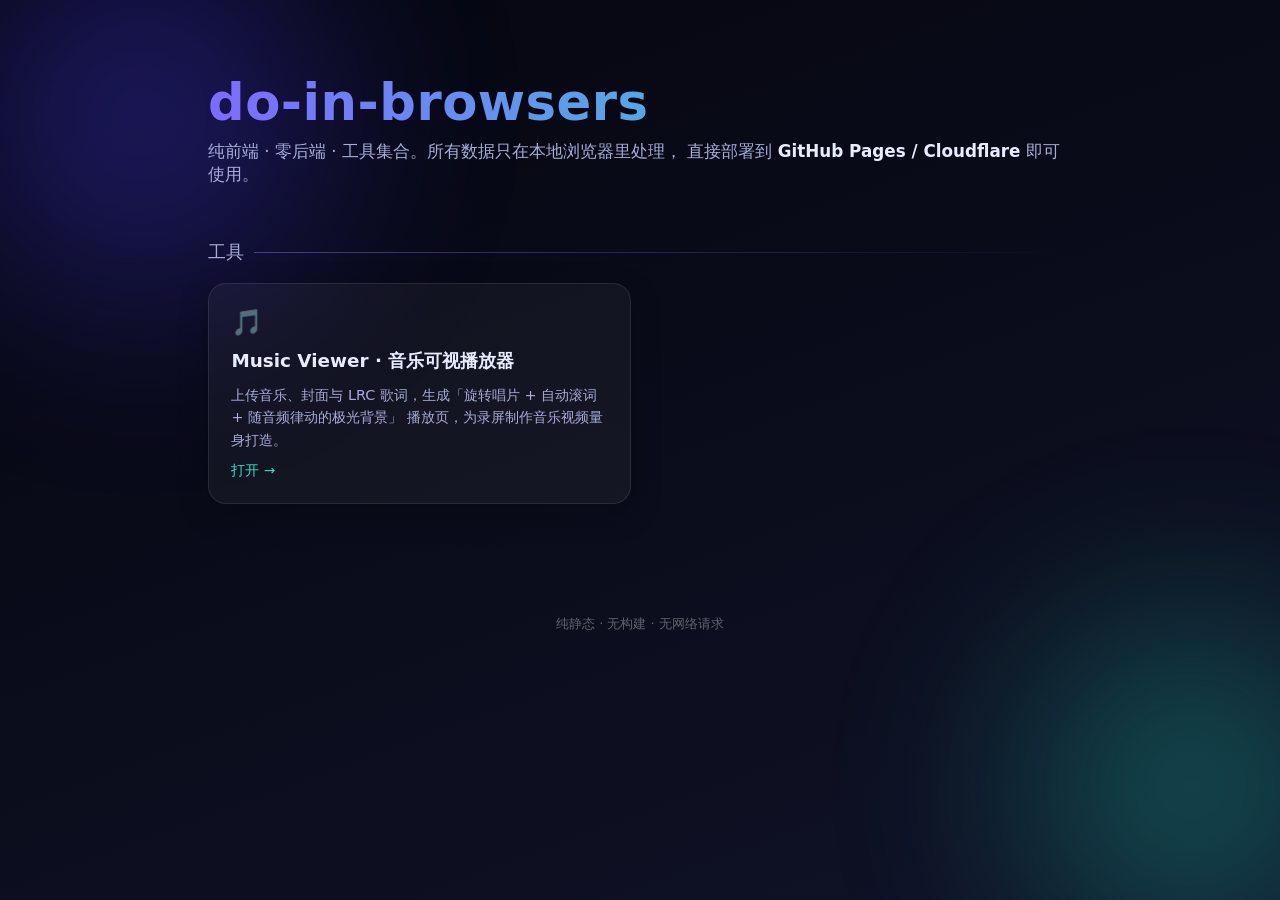
<file: index.html>
<!DOCTYPE html>
<html lang="zh-CN">
<head>
<meta charset="UTF-8">
<meta name="viewport" content="width=device-width, initial-scale=1, viewport-fit=cover">
<title>do-in-browsers · 纯前端工具集合</title>
<link rel="icon" href="data:image/svg+xml,<svg xmlns='http://www.w3.org/2000/svg' viewBox='0 0 100 100'><text y='.9em' font-size='90'>🛠️</text></svg>">
<style>
  :root {
    --bg-1: #05060f;
    --bg-2: #101227;
    --text: #e8ecff;
    --text-dim: #a5add8;
    --accent: #7c6bff;
    --accent-2: #34e0c8;
  }
  * { box-sizing: border-box; margin: 0; padding: 0; }
  html, body { height: 100%; }
  body {
    font-family: system-ui, -apple-system, "Segoe UI", "PingFang SC",
      "Microsoft YaHei", sans-serif;
    color: var(--text);
    background: linear-gradient(160deg, var(--bg-1), var(--bg-2), var(--bg-1));
    background-size: 200% 200%;
    animation: bgDrift 18s ease-in-out infinite;
    overflow-x: hidden;
  }
  @keyframes bgDrift {
    0%, 100% { background-position: 0% 0%; }
    50% { background-position: 100% 100%; }
  }
  .blob {
    position: fixed;
    border-radius: 50%;
    filter: blur(90px);
    opacity: .45;
    z-index: 0;
    pointer-events: none;
  }
  .blob-1 { width: 46vw; height: 46vw; left: -12vw; top: -14vw;
            background: radial-gradient(circle, #4b3dff, transparent 65%);
            animation: drift1 22s ease-in-out infinite; }
  .blob-2 { width: 42vw; height: 42vw; right: -14vw; bottom: -12vw;
            background: radial-gradient(circle, #1fc9b0, transparent 65%);
            animation: drift2 26s ease-in-out infinite; }
  @keyframes drift1 {
    0%, 100% { transform: translate(0, 0) scale(1); }
    50% { transform: translate(6vw, 4vh) scale(1.15); }
  }
  @keyframes drift2 {
    0%, 100% { transform: translate(0, 0) scale(1); }
    50% { transform: translate(-5vw, -5vh) scale(1.1); }
  }

  .wrap {
    position: relative;
    z-index: 1;
    max-width: 960px;
    margin: 0 auto;
    padding: clamp(2.5rem, 8vh, 6rem) clamp(1.25rem, 5vw, 3rem) 4rem;
  }
  .logo { font-size: 3.2rem; font-weight: 800; letter-spacing: .5px;
          background: linear-gradient(90deg, var(--accent), var(--accent-2));
          -webkit-background-clip: text; background-clip: text;
          -webkit-text-fill-color: transparent; }
  .tagline { margin-top: .5rem; color: var(--text-dim); font-size: 1.05rem; }
  .tagline b { color: var(--text); font-weight: 600; }

  .section-title {
    margin: clamp(2.4rem, 6vh, 4rem) 0 1.2rem;
    font-size: 1.1rem;
    color: var(--text-dim);
    display: flex; align-items: center; gap: .6rem;
  }
  .section-title::after { content: ""; flex: 1; height: 1px;
    background: linear-gradient(90deg, rgba(124,107,255,.5), transparent); }

  .grid { display: grid; grid-template-columns: repeat(auto-fill, minmax(280px, 1fr)); gap: 1.1rem; }
  .card {
    display: flex; flex-direction: column; gap: .7rem;
    padding: 1.4rem;
    border-radius: 18px;
    background: rgba(255,255,255,.045);
    border: 1px solid rgba(255,255,255,.09);
    text-decoration: none; color: var(--text);
    transition: transform .25s ease, border-color .25s ease, background .25s ease;
    box-shadow: 0 10px 30px rgba(0,0,0,.25);
  }
  .card:hover { transform: translateY(-4px); border-color: rgba(124,107,255,.6);
                background: rgba(255,255,255,.08); }
  .card .icon { font-size: 1.6rem; }
  .card h3 { font-size: 1.15rem; }
  .card p { color: var(--text-dim); font-size: .9rem; line-height: 1.55; }
  .card .go { margin-top: auto; font-size: .85rem; color: var(--accent-2); }

  footer { margin-top: 3rem; color: rgba(255,255,255,.35); font-size: .8rem;
           text-align: center; }
</style>
</head>
<body>
  <div class="blob blob-1"></div>
  <div class="blob blob-2"></div>

  <main class="wrap">
    <div class="logo">do-in-browsers</div>
    <p class="tagline">纯前端 · 零后端 · 工具集合。所有数据只在本地浏览器里处理，
      直接部署到 <b>GitHub Pages / Cloudflare</b> 即可使用。</p>

    <div class="section-title">工具</div>
    <div class="grid">
      <a class="card" href="music-viewer/index.html">
        <div class="icon">🎵</div>
        <h3>Music Viewer · 音乐可视播放器</h3>
        <p>上传音乐、封面与 LRC 歌词，生成「旋转唱片 + 自动滚词 + 随音频律动的极光背景」
          播放页，为录屏制作音乐视频量身打造。</p>
        <span class="go">打开 →</span>
      </a>
    </div>
  </main>

  <footer>纯静态 · 无构建 · 无网络请求</footer>
</body>
</html>
</file>
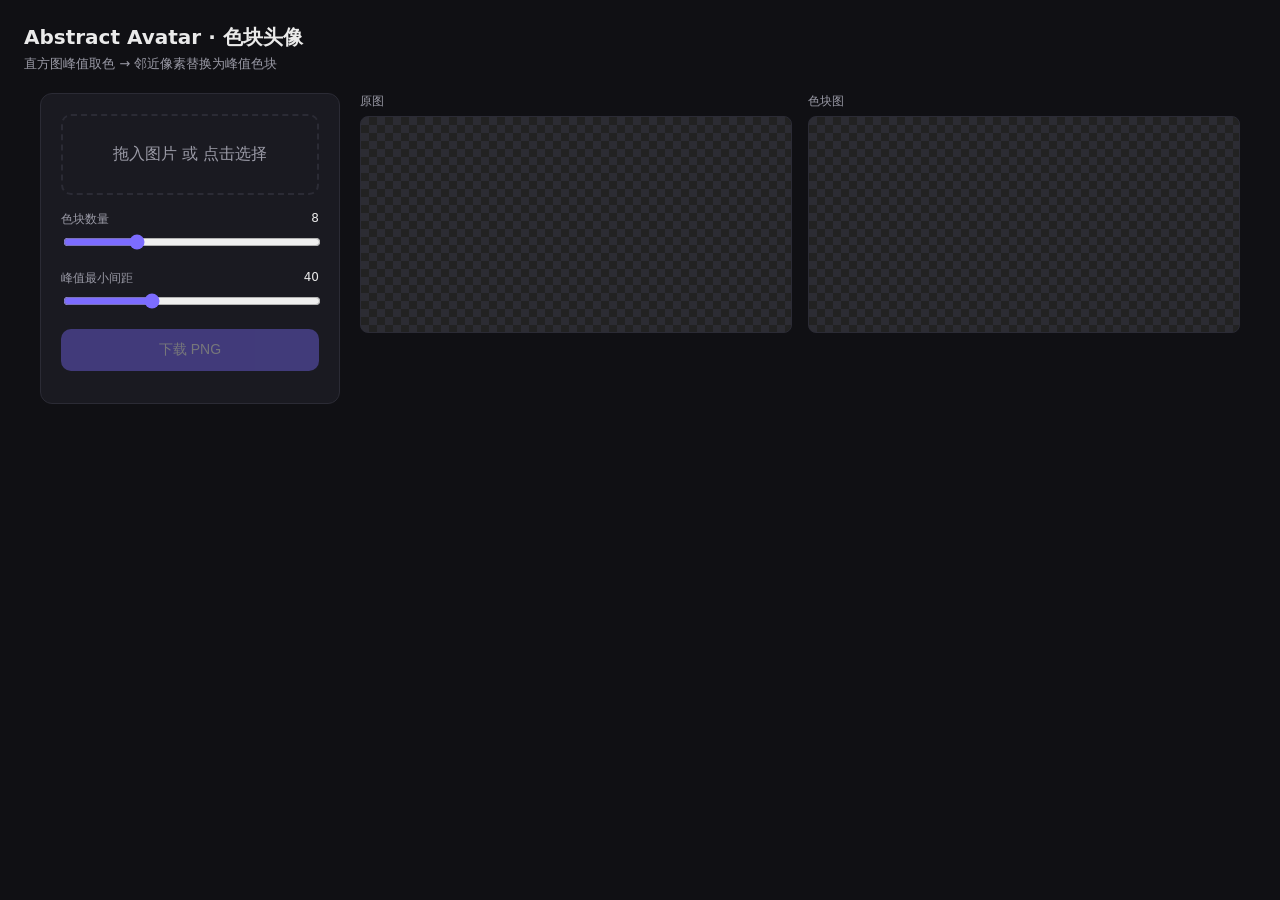
<file: abstract-avatar/index.html>
<!DOCTYPE html>
<html lang="zh-CN">
<head>
  <meta charset="UTF-8">
  <meta name="viewport" content="width=device-width, initial-scale=1.0">
  <title>Abstract Avatar · 色块头像</title>
  <style>
    :root {
      --bg: #101014;
      --panel: #1a1a21;
      --border: #2b2b35;
      --text: #eaeaea;
      --muted: #9a9aa6;
      --accent: #7c6cff;
    }
    * { box-sizing: border-box; }
    body {
      margin: 0; padding: 24px;
      background: var(--bg); color: var(--text);
      font-family: system-ui, "Segoe UI", sans-serif;
    }
    h1 { font-size: 20px; margin: 0 0 4px; }
    .sub { color: var(--muted); font-size: 13px; margin-bottom: 20px; }
    .layout {
      display: grid; grid-template-columns: 300px 1fr;
      gap: 20px; max-width: 1200px; margin: 0 auto;
    }
    .panel {
      background: var(--panel); border: 1px solid var(--border);
      border-radius: 12px; padding: 20px;
    }
    #drop {
      border: 2px dashed var(--border); border-radius: 10px;
      padding: 28px 12px; text-align: center; color: var(--muted);
      cursor: pointer; transition: border-color .2s;
    }
    #drop.drag { border-color: var(--accent); color: var(--accent); }
    #drop input { display: none; }
    label { display: block; font-size: 12px; color: var(--muted); margin: 16px 0 4px; }
    input[type=range] { width: 100%; accent-color: var(--accent); }
    .val { float: right; color: var(--text); font-variant-numeric: tabular-nums; }
    .preview {
      display: grid; grid-template-columns: 1fr 1fr; gap: 16px;
    }
    .preview figure { margin: 0; }
    .preview figcaption { font-size: 12px; color: var(--muted); margin-bottom: 6px; }
    .preview canvas {
      width: 100%; height: auto; background: repeating-conic-gradient(#222 0 25%, #2c2c33 0 50%) 0 0/16px 16px;
      border-radius: 8px; border: 1px solid var(--border);
    }
    button {
      margin-top: 16px; width: 100%; padding: 12px;
      background: var(--accent); color: #fff; border: 0; border-radius: 10px;
      font-size: 14px; cursor: pointer;
    }
    button:disabled { opacity: .4; cursor: not-allowed; }
    .swatches { display: flex; flex-wrap: wrap; gap: 8px; margin-top: 12px; }
    .swatch {
      width: 26px; height: 26px; border-radius: 6px;
      border: 1px solid rgba(255,255,255,.2);
      box-shadow: 0 2px 6px rgba(0,0,0,.4);
    }
    .muted { color: var(--muted); font-size: 12px; }
  </style>
</head>
<body>
  <h1>Abstract Avatar · 色块头像</h1>
  <div class="sub">直方图峰值取色 → 邻近像素替换为峰值色块</div>

  <div class="layout">
    <div class="panel">
      <div id="drop">
        <div>拖入图片 或 点击选择</div>
        <input type="file" id="file" accept="image/*">
      </div>

      <label>色块数量 <span class="val" id="vColors">8</span></label>
      <input type="range" id="sColors" min="2" max="24" value="8">

      <label>峰值最小间距 <span class="val" id="vDist">40</span></label>
      <input type="range" id="sDist" min="0" max="120" value="40">

      <button id="download" disabled>下载 PNG</button>
      <div class="muted" id="info"></div>
      <div class="swatches" id="swatches"></div>
    </div>

    <div class="preview">
      <figure>
        <figcaption>原图</figcaption>
        <canvas id="in"></canvas>
      </figure>
      <figure>
        <figcaption>色块图</figcaption>
        <canvas id="out"></canvas>
      </figure>
    </div>
  </div>

  <script src="algorithm.js"></script>
  <script src="app.js"></script>
</body>
</html>
</file>
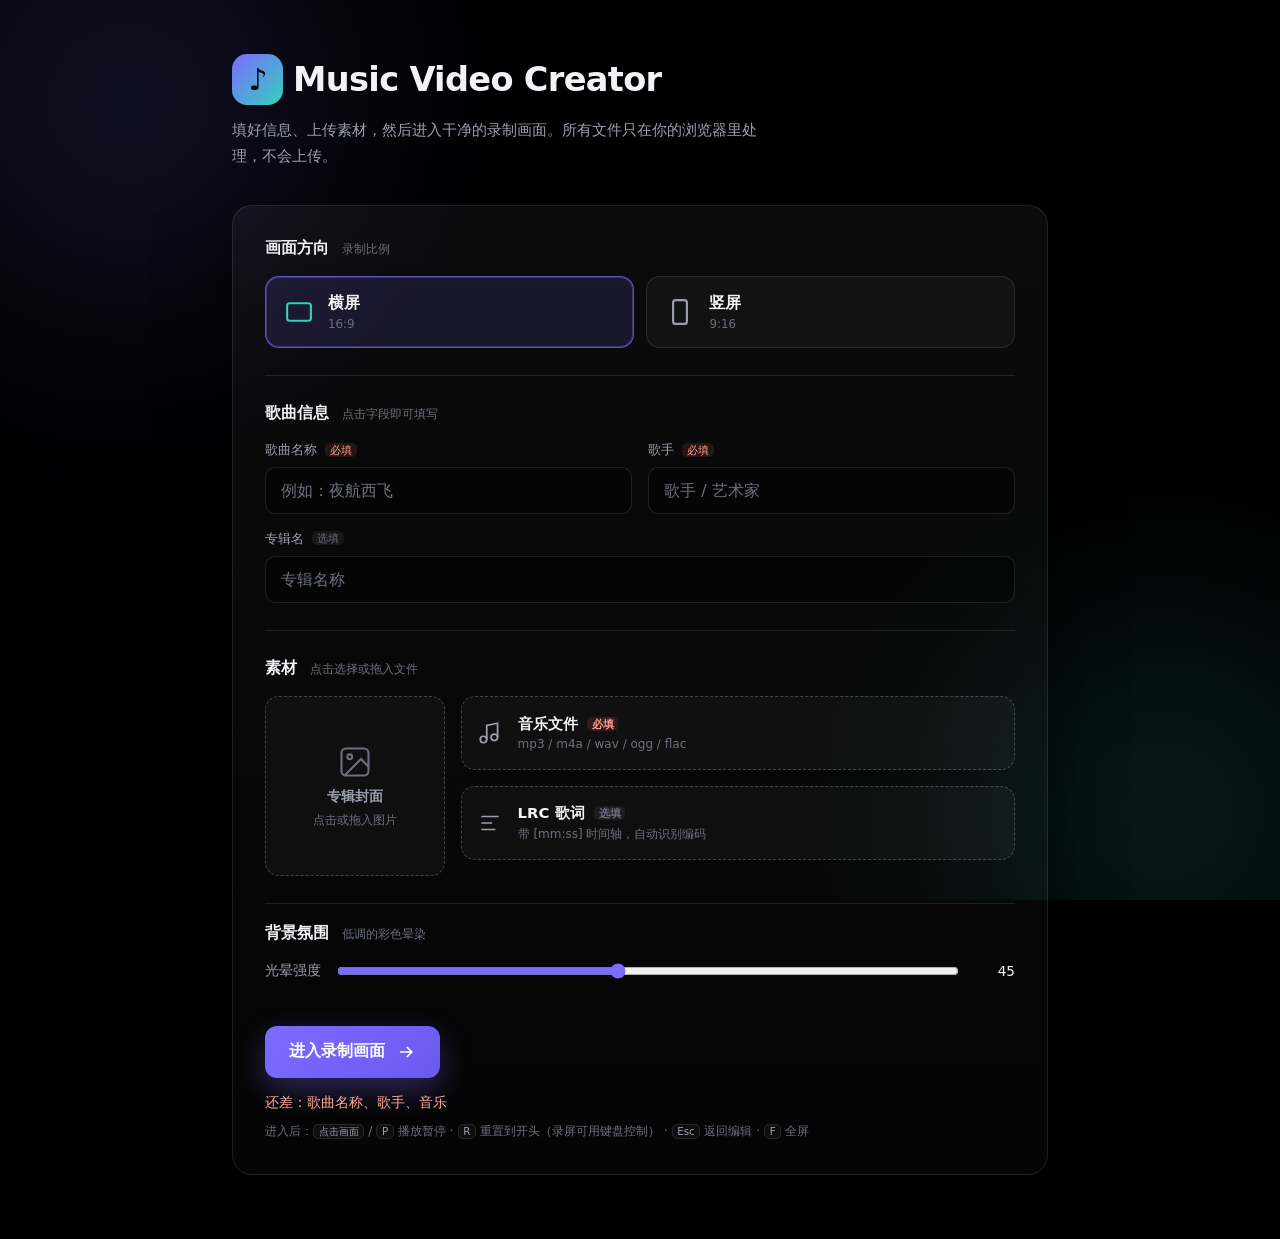
<file: music video creator/index.html>
<!DOCTYPE html>
<html lang="zh-CN">
<head>
<meta charset="UTF-8">
<meta name="viewport" content="width=device-width, initial-scale=1, viewport-fit=cover">
<meta name="theme-color" content="#000000">
<title>Music Video Creator</title>
<link rel="icon" href="data:image/svg+xml,<svg xmlns='http://www.w3.org/2000/svg' viewBox='0 0 100 100'><rect width='100' height='100' rx='24' fill='%230a0a0d'/><text x='50' y='72' font-size='64' text-anchor='middle' fill='%237c6bff'>♪</text></svg>">
<link rel="stylesheet" href="style.css">
</head>
<body data-view="setup">

<!-- ambient background for the editor chrome -->
<div class="app-bg" aria-hidden="true"><span></span><span></span></div>

<!-- ══════════════════════ SETUP / EDITOR ══════════════════════ -->
<section id="setupView" class="view view--setup active">
  <div class="setup">
    <header class="setup__head">
      <div class="brand"><span class="brand__mark">♪</span> Music Video Creator</div>
      <p class="lede">填好信息、上传素材，然后进入干净的录制画面。所有文件只在你的浏览器里处理，不会上传。</p>
    </header>

    <form id="setupForm" class="form" novalidate>
      <!-- orientation -->
      <section class="section">
        <div class="section__title">画面方向 <span>录制比例</span></div>
        <div class="seg" id="orientSeg" role="group" aria-label="画面方向">
          <button type="button" class="seg__btn is-active" data-orient="landscape">
            <svg viewBox="0 0 24 24" aria-hidden="true"><rect x="2.5" y="5" width="19" height="14" rx="2"/></svg>
            <span>横屏 <small>16:9</small></span>
          </button>
          <button type="button" class="seg__btn" data-orient="portrait">
            <svg viewBox="0 0 24 24" aria-hidden="true"><rect x="6.5" y="2.5" width="11" height="19" rx="2"/></svg>
            <span>竖屏 <small>9:16</small></span>
          </button>
        </div>
      </section>

      <!-- text info -->
      <section class="section">
        <div class="section__title">歌曲信息 <span>点击字段即可填写</span></div>
        <div class="fields">
          <label class="field" id="fieldTitle">
            <span class="field__label">歌曲名称 <i class="req">必填</i></span>
            <input id="titleInput" type="text" placeholder="例如：夜航西飞" autocomplete="off" spellcheck="false">
          </label>
          <label class="field" id="fieldArtist">
            <span class="field__label">歌手 <i class="req">必填</i></span>
            <input id="artistInput" type="text" placeholder="歌手 / 艺术家" autocomplete="off" spellcheck="false">
          </label>
          <label class="field field--wide" id="fieldAlbum">
            <span class="field__label">专辑名 <i class="opt">选填</i></span>
            <input id="albumInput" type="text" placeholder="专辑名称" autocomplete="off" spellcheck="false">
          </label>
        </div>
      </section>

      <!-- assets -->
      <section class="section">
        <div class="section__title">素材 <span>点击选择或拖入文件</span></div>
        <div class="assets">
          <button type="button" id="coverBtn" class="drop drop--cover" data-drop="image/*" aria-label="上传专辑封面">
            <img id="coverPreview" alt="封面预览" hidden>
            <span class="drop__ph" id="coverPh">
              <svg viewBox="0 0 24 24" aria-hidden="true"><rect x="3" y="3" width="18" height="18" rx="3"/><circle cx="8.5" cy="8.5" r="1.6"/><path d="M21 15l-5-5L5 21"/></svg>
              <b>专辑封面</b><small>点击或拖入图片</small>
            </span>
          </button>
          <div class="assets__stack">
            <button type="button" id="audioBtn" class="drop" data-drop="audio/*" aria-label="上传音乐">
              <svg viewBox="0 0 24 24" aria-hidden="true"><path d="M9 18V5l10-2v13"/><circle cx="6" cy="18" r="3"/><circle cx="16" cy="16" r="3"/></svg>
              <span class="drop__txt"><b id="audioLabel">音乐文件 <i class="req">必填</i></b><small id="audioHint">mp3 / m4a / wav / ogg / flac</small></span>
            </button>
            <button type="button" id="lrcBtn" class="drop" data-drop=".lrc,.txt,text/plain" aria-label="上传 LRC 歌词">
              <svg viewBox="0 0 24 24" aria-hidden="true"><path d="M4 6h16M4 12h10M4 18h13"/></svg>
              <span class="drop__txt"><b id="lrcLabel">LRC 歌词 <i class="opt">选填</i></b><small id="lrcHint">带 [mm:ss] 时间轴，自动识别编码</small></span>
            </button>
          </div>
        </div>
      </section>

      <!-- ambience -->
      <section class="section section--compact">
        <div class="section__title">背景氛围 <span>低调的彩色晕染</span></div>
        <label class="range">
          <span>光晕强度</span>
          <input id="glowRange" type="range" min="0" max="100" value="45">
          <output id="glowOut">45</output>
        </label>
      </section>

      <div class="actions">
        <button type="submit" id="startBtn" class="cta">
          <span>进入录制画面</span>
          <svg viewBox="0 0 24 24" aria-hidden="true"><path d="M5 12h14M13 6l6 6-6 6"/></svg>
        </button>
        <p class="req-list" id="reqList" role="status" aria-live="polite"></p>
        <p class="tip">进入后：<kbd>点击画面</kbd> / <kbd>P</kbd> 播放暂停 · <kbd>R</kbd> 重置到开头（录屏可用键盘控制） · <kbd>Esc</kbd> 返回编辑 · <kbd>F</kbd> 全屏</p>
      </div>
    </form>
  </div>

  <input type="file" id="fileCover" accept="image/*" hidden>
  <input type="file" id="fileAudio" accept="audio/*,.mp3,.m4a,.aac,.wav,.ogg,.oga,.opus,.flac" hidden>
  <input type="file" id="fileLrc" accept=".lrc,.txt,text/plain" hidden>
</section>

<!-- ══════════════════════ PLAYER / RECORDING SURFACE ══════════════════════ -->
<section id="playerView" class="view view--player" tabindex="-1">
  <div class="stage stage--landscape" id="stage">
    <div class="stage__bg" aria-hidden="true">
      <div class="glow-drift glow-drift--a"><div class="glow glow--a"></div></div>
      <div class="glow-drift glow-drift--b"><div class="glow glow--b"></div></div>
      <div class="stage__vignette"></div>
    </div>

    <div class="stage__content">
      <button type="button" class="cover" id="coverBox" aria-label="更换专辑封面">
        <img id="coverImg" alt="专辑封面" hidden>
        <span class="cover__ph" id="coverPh"><span class="cover__plus">＋</span><small>点击上传封面</small></span>
      </button>

      <div class="meta">
        <h1 class="meta__title inline" data-field="title" id="displayTitle" title="点击修改">歌曲名称</h1>
        <p class="meta__artist inline" data-field="artist" id="displayArtist" title="点击修改">歌手</p>
        <p class="meta__album inline" data-field="album" id="displayAlbum" title="点击修改">专辑名</p>
      </div>

      <div class="lyrics" id="lyricsBox">
        <div class="lyrics__viewport"><div class="lyrics__track" id="lyricsTrack"></div></div>
        <button type="button" class="lyrics__ph" id="lyricsPh">点击上传 LRC 歌词</button>
      </div>
    </div>
  </div>

  <!-- HUD: fades out while recording, returns on mouse move -->
  <div class="hud" id="hud">
    <span class="hud__state" id="hudState" aria-hidden="true">
      <svg viewBox="0 0 24 24"><path d="M8 5l11 7-11 7z"/></svg>
    </span>
    <button type="button" data-hud="edit" title="返回编辑 (Esc)">编辑</button>
    <button type="button" data-hud="orient" id="hudOrient" title="切换方向">横屏 16:9</button>
    <button type="button" data-hud="fullscreen" title="全屏 (F)">全屏</button>
    <span class="hud__hint">点击 / P 播放暂停 · R 重置</span>
  </div>
</section>

<div class="toast" id="toast" role="alert" aria-live="assertive" hidden></div>
<audio id="audioEl" preload="metadata"></audio>
<script src="app.js"></script>
</body>
</html>
</file>
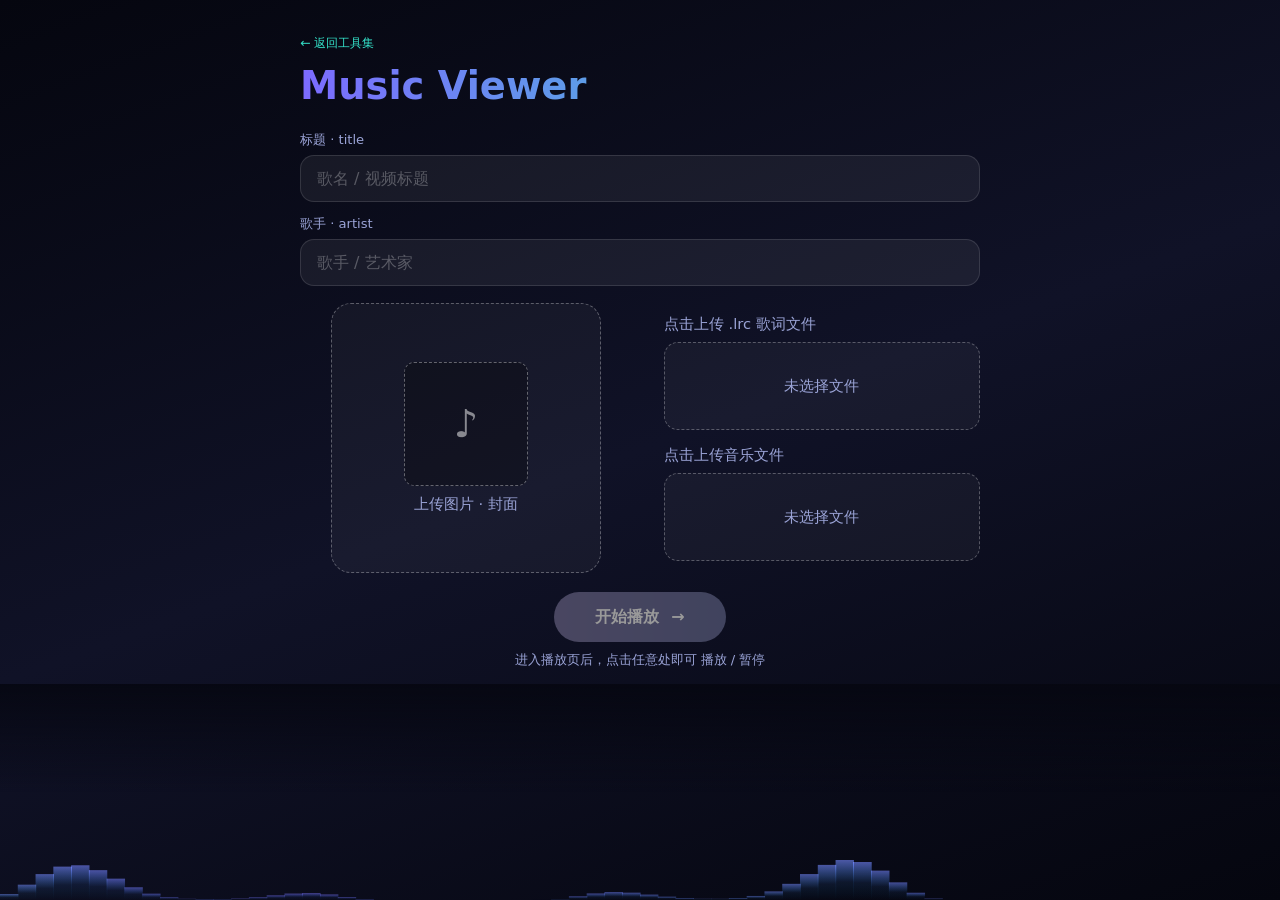
<file: music-viewer/index.html>
<!DOCTYPE html>
<html lang="zh-CN">
<head>
<meta charset="UTF-8">
<meta name="viewport" content="width=device-width, initial-scale=1, viewport-fit=cover">
<meta name="theme-color" content="#05060f">
<title>Music Viewer · 音乐可视播放器</title>
<link rel="icon" href="data:image/svg+xml,<svg xmlns='http://www.w3.org/2000/svg' viewBox='0 0 100 100'><rect x='4' y='4' width='92' height='92' rx='10' fill='%2313131b'/><text x='50' y='66' font-size='54' text-anchor='middle' fill='%237c6bff'>♪</text></svg>">
<link rel="stylesheet" href="style.css">
</head>
<body>

  <section id="setupView" class="view active">
    <canvas id="auroraSetup" class="aurora" aria-hidden="true"></canvas>

    <div class="view-body">
      <header class="view-header">
        <p class="crumb"><a href="../index.html">← 返回工具集</a></p>
        <h1>Music Viewer</h1>
      </header>

      <form id="setupForm" class="setup-form" novalidate>
        <label class="field required">
          <span class="field-label">标题 · title</span>
          <input id="titleInput" type="text" placeholder="歌名 / 视频标题" autocomplete="off" spellcheck="false">
        </label>
        <label class="field required">
          <span class="field-label">歌手 · artist</span>
          <input id="artistInput" type="text" placeholder="歌手 / 艺术家" autocomplete="off" spellcheck="false">
        </label>

        <div class="upload-row">
          <button type="button" id="coverBtn" class="dropzone cover-zone">
            <span class="cover-thumb">
              <img id="coverPreview" alt="">
              <span class="cover-note">♪</span>
            </span>
            <span class="dz-hint">上传图片 · 封面</span>
          </button>

          <div class="side-uploads">
            <div class="upload-item">
              <span class="file-label">点击上传 .lrc 歌词文件</span>
              <button type="button" id="lrcBtn" class="dropzone file-box">
                <span id="lrcLabel" class="dz-hint">未选择文件</span>
              </button>
            </div>
            <div class="upload-item">
              <span class="file-label">点击上传音乐文件</span>
              <button type="button" id="audioBtn" class="dropzone file-box">
                <span id="audioLabel" class="dz-hint">未选择文件</span>
              </button>
            </div>
          </div>
        </div>

        <div class="actions">
          <button type="submit" id="startBtn" class="primary" disabled>
            开始播放 <span class="arr">→</span>
          </button>
          <p class="hint-line">进入播放页后，点击任意处即可 播放 / 暂停</p>
        </div>
      </form>
    </div>

    <input type="file" id="fileCover" accept="image/*" hidden>
    <input type="file" id="fileAudio" accept="audio/*,.mp3,.m4a,.aac,.wav,.ogg,.oga,.opus,.flac" hidden>
    <input type="file" id="fileLrc" accept=".lrc,.txt,text/plain" hidden>
  </section>

  <section id="playerView" class="view">
    <canvas id="auroraCanvas" class="aurora" aria-hidden="true"></canvas>

    <div class="player">
      <div class="player-main">
        <div class="art-stack">
          <div class="cover-frame" id="coverFrame">
            <img id="coverImg" alt="album cover">
            <span class="cf-note">♪</span>
          </div>
          <div class="meta">
            <h2 id="displayTitle">歌曲标题</h2>
            <p id="displayArtist">歌手</p>
          </div>
        </div>

        <div class="lyrics-wrap">
          <div class="lyrics-scroller" id="lyricsScroller"></div>
        </div>
      </div>
    </div>
  </section>

  <audio id="audioEl" preload="metadata"></audio>

  <script src="app.js"></script>
</body>
</html>
</file>
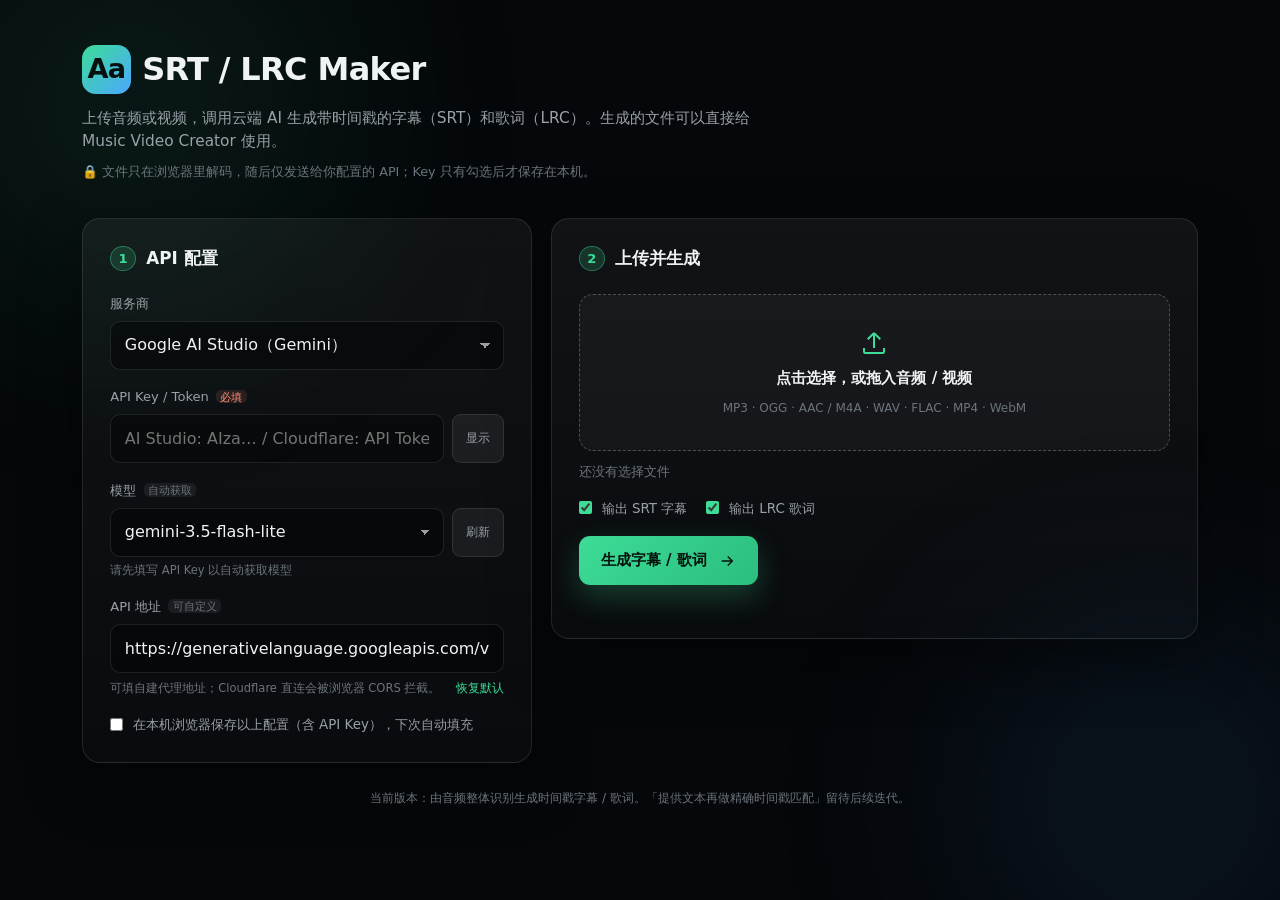
<file: SRTLRC maker/index.html>
<!DOCTYPE html>
<html lang="zh-CN">
<head>
<meta charset="UTF-8">
<meta name="viewport" content="width=device-width, initial-scale=1, viewport-fit=cover">
<meta name="theme-color" content="#05070a">
<title>SRT / LRC Maker · 音频转带时间戳字幕歌词</title>
<link rel="icon" href="data:image/svg+xml,<svg xmlns='http://www.w3.org/2000/svg' viewBox='0 0 100 100'><rect width='100' height='100' rx='24' fill='%230a0f12'/><text x='50' y='70' font-size='56' text-anchor='middle' fill='%233ddc97'>Aa</text></svg>">
<link rel="stylesheet" href="style.css">
</head>
<body>

<div class="app-bg" aria-hidden="true"><span></span><span></span></div>

<main class="wrap">
  <header class="head">
    <div class="brand"><span class="brand__mark">Aa</span> SRT / LRC Maker</div>
    <p class="lede">上传音频或视频，调用云端 AI 生成带时间戳的字幕（SRT）和歌词（LRC）。生成的文件可以直接给 Music Video Creator 使用。</p>
    <div class="privacy">🔒 文件只在浏览器里解码，随后仅发送给你配置的 API；Key 只有勾选后才保存在本机。</div>
  </header>

  <div class="layout">
    <!-- ══════════════ CONFIG ══════════════ -->
    <section class="panel" aria-labelledby="configTitle">
      <h2 class="panel__title" id="configTitle"><span class="step">1</span> API 配置</h2>

      <div class="field">
        <label for="provider">服务商</label>
        <select id="provider">
          <option value="gemini">Google AI Studio（Gemini）</option>
          <option value="cloudflare">Cloudflare Workers AI（Whisper）</option>
        </select>
      </div>

      <div class="field">
        <label for="apiKey">API Key / Token <i class="req">必填</i></label>
        <div class="input-wrap">
          <input id="apiKey" type="password" placeholder="AI Studio: AIza… / Cloudflare: API Token" autocomplete="off" spellcheck="false">
          <button type="button" id="toggleKey" class="mini" title="显示 / 隐藏">显示</button>
        </div>
      </div>

      <div class="field" id="accountRow" hidden>
        <label for="accountId">Cloudflare Account ID <i class="req">必填</i></label>
        <input id="accountId" type="text" placeholder="32 位十六进制 Account ID" autocomplete="off" spellcheck="false">
      </div>

      <div class="field" id="modelRow">
        <label for="model">模型 <i class="opt">自动获取</i></label>
        <div class="input-wrap">
          <select id="model"><option value="">填写 API Key 后自动获取</option></select>
          <button type="button" id="refreshModels" class="mini" title="重新获取模型列表">刷新</button>
        </div>
        <small class="field-hint" id="modelHint">模型列表由对应服务商的 API 自动查询</small>
      </div>

      <div class="field">
        <label for="endpoint">API 地址 <i class="opt">可自定义</i></label>
        <input id="endpoint" type="text" placeholder="完整接口 URL" autocomplete="off" spellcheck="false">
        <div class="row-between">
          <small>可填自建代理地址；Cloudflare 直连会被浏览器 CORS 拦截。</small>
          <button type="button" id="resetEndpoint" class="link-btn">恢复默认</button>
        </div>
      </div>

      <label class="check" for="remember">
        <input type="checkbox" id="remember">
        <span>在本机浏览器保存以上配置（含 API Key），下次自动填充</span>
      </label>
      <p class="warn" id="rememberWarn" hidden>提示：保存在 localStorage 的 Key 可被本机脚本读取，公共电脑请勿勾选。</p>

      <div class="note" id="cfNote" hidden>
        <b>Cloudflare 直连说明</b>
        <p>官方 <code>api.cloudflare.com</code> 不允许浏览器跨域请求。请部署随附的 <code>worker.js</code>（Cloudflare Workers，免费），把它的地址（例如 <code>https://xxx.workers.dev/whisper</code>）填到上方「API 地址」。Worker 会用请求头里的 Token 与 Account ID 转发到 Whisper。</p>
      </div>
    </section>

    <!-- ══════════════ GENERATE ══════════════ -->
    <section class="panel" aria-labelledby="genTitle">
      <h2 class="panel__title" id="genTitle"><span class="step">2</span> 上传并生成</h2>

      <button type="button" id="fileDrop" class="drop" aria-label="上传音频或视频">
        <svg viewBox="0 0 24 24" aria-hidden="true"><path d="M12 16V4m0 0L7 9m5-5l5 5"/><path d="M4 16v3a1 1 0 001 1h14a1 1 0 001-1v-3"/></svg>
        <span class="drop__title">点击选择，或拖入音频 / 视频</span>
        <span class="drop__sub">MP3 · OGG · AAC / M4A · WAV · FLAC · MP4 · WebM</span>
      </button>
      <p class="status" id="fileStatus">还没有选择文件</p>

      <div class="file-card" id="fileCard" hidden>
        <div class="file-card__icon" id="fileIcon">♪</div>
        <div class="file-card__info">
          <b id="fileName">—</b>
          <small id="fileMeta">—</small>
        </div>
        <button type="button" id="clearFile" class="mini">移除</button>
      </div>

      <div class="opt-row">
        <label class="check" for="wantSrt"><input type="checkbox" id="wantSrt" checked><span>输出 SRT 字幕</span></label>
        <label class="check" for="wantLrc"><input type="checkbox" id="wantLrc" checked><span>输出 LRC 歌词</span></label>
      </div>

      <button type="button" id="generateBtn" class="cta">
        <span>生成字幕 / 歌词</span>
        <svg viewBox="0 0 24 24" aria-hidden="true"><path d="M5 12h14M13 6l6 6-6 6"/></svg>
      </button>
      <p class="status status--work" id="workStatus" role="status" aria-live="polite"></p>

      <!-- results -->
      <div class="results" id="results" hidden>
        <div class="results__head">
          <div class="tabs" role="tablist">
            <button type="button" class="tab is-active" data-tab="srt">SRT 字幕</button>
            <button type="button" class="tab" data-tab="lrc">LRC 歌词</button>
            <button type="button" class="tab" data-tab="raw">原始返回</button>
          </div>
          <span class="results__meta" id="resultMeta"></span>
        </div>
        <textarea id="resultText" spellcheck="false" aria-label="生成结果（可编辑）"></textarea>
        <div class="results__actions">
          <button type="button" id="downloadSrt" class="btn">下载 .srt</button>
          <button type="button" id="downloadLrc" class="btn">下载 .lrc</button>
          <button type="button" id="copyBtn" class="btn btn--ghost">复制当前内容</button>
          <span class="hint" id="copyHint"></span>
        </div>
      </div>
    </section>
  </div>

  <p class="footnote">当前版本：由音频整体识别生成时间戳字幕 / 歌词。「提供文本再做精确时间戳匹配」留待后续迭代。</p>
</main>

<div class="toast" id="toast" role="alert" aria-live="assertive" hidden></div>
<input type="file" id="fileInput" hidden accept="audio/*,video/mp4,video/webm,.mp3,.ogg,.oga,.m4a,.aac,.wav,.flac,.mp4,.webm">
<script src="app.js"></script>
</body>
</html>
</file>
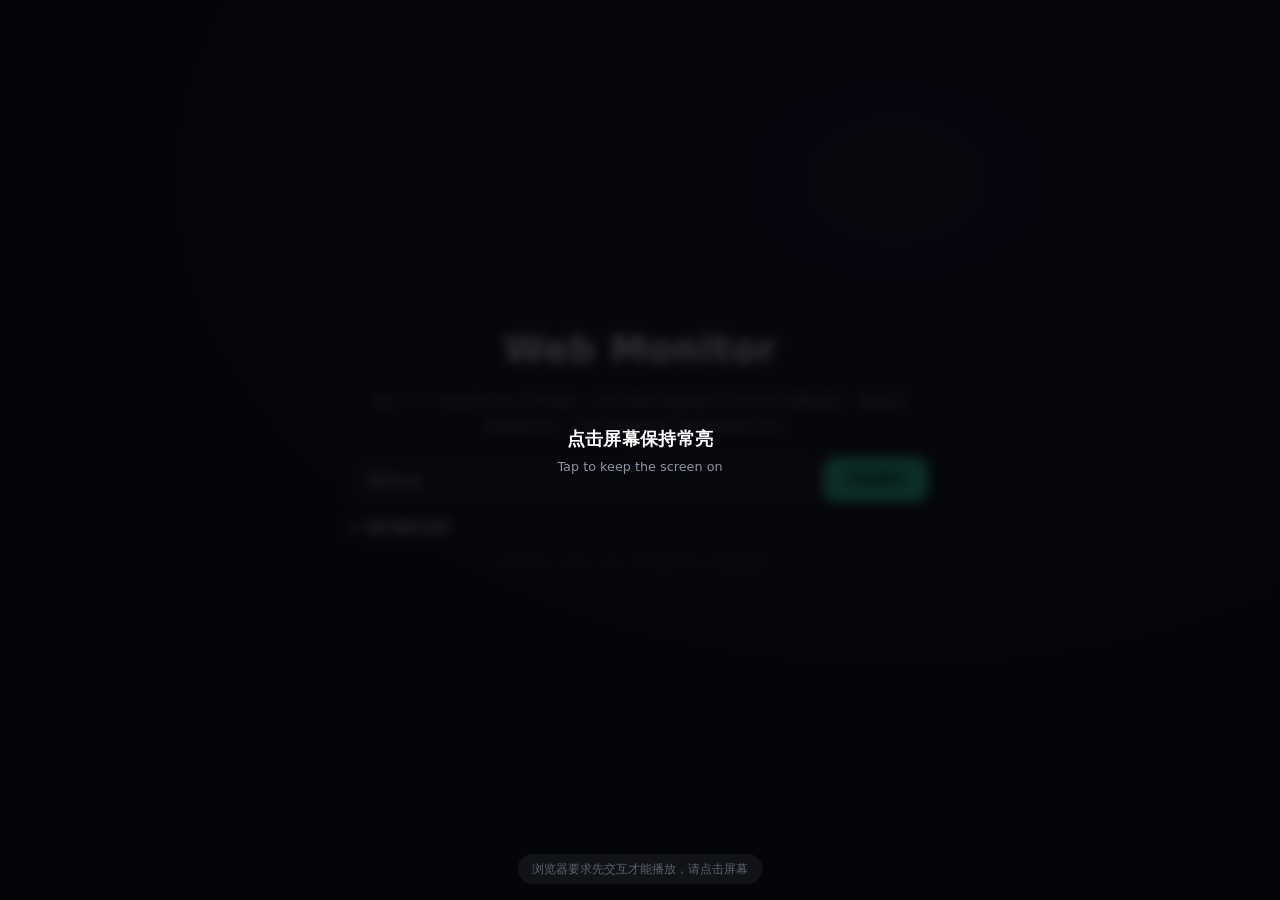
<file: Web Monitor/index.html>
<!DOCTYPE html>
<html lang="zh-CN">
<head>
<meta charset="UTF-8">
<meta name="viewport" content="width=device-width, initial-scale=1, viewport-fit=cover, user-scalable=no">
<meta name="apple-mobile-web-app-capable" content="yes">
<meta name="mobile-web-app-capable" content="yes">
<meta name="apple-mobile-web-app-title" content="Web Monitor">
<meta name="apple-mobile-web-app-status-bar-style" content="black-translucent">
<title>Web Monitor</title>
<meta name="theme-color" content="#05060a">
<link rel="manifest" href="manifest.webmanifest">
<link rel="icon" href="icons/icon-192.png">
<link rel="apple-touch-icon" href="icons/icon-180.png">
<link rel="stylesheet" href="style.css">
</head>
<body>

  <div id="launcher" class="launcher">
    <h1>Web Monitor</h1>
    <p class="lead">输入一个 JavaScript 文件地址，由它用本页提供的 Canvas 持续绘制。
      框架负责屏幕常亮，内容与数据完全由你的插件决定。</p>
    <div class="row">
      <input id="script-url" type="url" placeholder="demo.js 或 https://example.com/panel.js"
             spellcheck="false" autocomplete="off">
      <button id="load-btn">开始显示</button>
    </div>
    <p id="err" class="err" hidden></p>
    <details class="usage">
      <summary>插件编写说明</summary>
      <pre>插件只需要使用全局对象 Monitor：

  Monitor.canvas  全屏画布元素
  Monitor.ctx     2d 上下文（已按设备像素缩放，可直接用 CSS 像素坐标）
  Monitor.width   画布逻辑宽度（px）
  Monitor.height  画布逻辑高度（px）
  Monitor.dpr     设备像素比
  Monitor.onResize(fn)  尺寸变化时回调
  Monitor.exit()  返回设置页

数据获取：在插件里自行 fetch(url)，注意跨域需目标服务器允许。

示例（demo.js）：

  const raf = () =&gt; requestAnimationFrame(frame);
  function frame() {
    const { ctx, width, height } = Monitor;
    ctx.fillStyle = '#05060a';
    ctx.fillRect(0, 0, width, height);
    ctx.fillStyle = '#2ee6a8';
    ctx.font = Math.min(width, height) * 0.1 + 'px sans-serif';
    ctx.textAlign = 'center';
    ctx.fillText(new Date().toLocaleTimeString(), width/2, height/2);
    raf();
  }
  raf();</pre>
    </details>
    <p class="hint">显示期间：长按 1.5 秒、双击或按 Esc 可返回设置。</p>
  </div>

  <main id="screen" hidden></main>

  <div id="tap-prompt" class="tap-prompt" hidden>
    <div>
      <div class="tap-title">点击屏幕保持常亮</div>
      <div class="tap-sub">Tap to keep the screen on</div>
    </div>
  </div>
  <div id="status" class="status">正在请求屏幕唤醒锁…</div>
  <div id="toast" class="toast" hidden></div>

  <script src="app.js"></script>
</body>
</html>
</file>
<file: music video creator/style.css>
/* ============================================================
   Music Video Creator
   Pure HTML / CSS / JS.  Dark, low-key, recording-oriented.
   ============================================================ */

:root {
  --bg: #000;
  --panel: rgba(255, 255, 255, .035);
  --panel-2: rgba(255, 255, 255, .06);
  --line: rgba(255, 255, 255, .1);
  --text: #f2f3f7;
  --dim: #9b9fae;
  --dimmer: #6c707d;
  --accent: #7c6bff;
  --accent-2: #35d0bd;

  /* derived from cover art, set by JS */
  --hue-a: 262;
  --hue-b: 188;
  --c-sat: 72%;
  --glow: .45;       /* 0..1 ambience strength */
  --pulse: 1;        /* gentle audio-reactive breathing */
}

* { box-sizing: border-box; margin: 0; padding: 0; }
html, body { height: 100%; }
body {
  font-family: system-ui, -apple-system, "Segoe UI", "PingFang SC",
    "Microsoft YaHei", sans-serif;
  color: var(--text);
  background: var(--bg);
  -webkit-font-smoothing: antialiased;
  overflow-x: hidden;
}

.view { display: none; }
.view.active { display: block; }
button, input { font: inherit; }
button { cursor: pointer; }
svg { display: block; }
kbd {
  font: inherit; font-size: .82em; padding: .1em .45em;
  border: 1px solid var(--line); border-radius: 5px; color: var(--dim);
  background: rgba(255,255,255,.04);
}

/* ============================================================
   Editor chrome
   ============================================================ */
.app-bg { position: fixed; inset: 0; overflow: hidden; z-index: 0; pointer-events: none; }
.app-bg span {
  position: absolute; border-radius: 50%; filter: blur(110px); opacity: .22;
}
.app-bg span:nth-child(1) {
  width: 52vw; height: 52vw; left: -16vw; top: -18vw;
  background: radial-gradient(circle, var(--accent), transparent 65%);
}
.app-bg span:nth-child(2) {
  width: 46vw; height: 46vw; right: -14vw; bottom: -16vw;
  background: radial-gradient(circle, var(--accent-2), transparent 65%);
}

.view--setup { position: relative; z-index: 1; min-height: 100%; }
.setup { max-width: 880px; margin: 0 auto; padding: clamp(2rem, 6vh, 4.5rem) clamp(1.1rem, 5vw, 2rem) 4rem; }

.setup__head { margin-bottom: clamp(1.6rem, 4vh, 2.6rem); }
.brand {
  display: flex; align-items: center; gap: .6rem;
  font-size: clamp(1.5rem, 4vw, 2.1rem); font-weight: 750; letter-spacing: -.02em;
}
.brand__mark {
  display: grid; place-items: center; width: 1.7em; height: 1.7em;
  border-radius: .5em; font-size: .9em;
  background: linear-gradient(135deg, var(--accent), var(--accent-2));
  color: #08080c;
}
.lede { margin-top: .8rem; color: var(--dim); line-height: 1.65; font-size: .96rem; max-width: 54ch; }

.form {
  border: 1px solid var(--line); border-radius: 20px;
  background: linear-gradient(180deg, rgba(255,255,255,.045), rgba(255,255,255,.02));
  box-shadow: 0 24px 70px rgba(0,0,0,.5);
  padding: clamp(1.1rem, 3vw, 2rem);
  display: grid; gap: 0;
}
.section { padding: clamp(1.2rem, 3vh, 1.9rem) 0; border-bottom: 1px solid var(--line); }
.section:first-child { padding-top: 0; }
.section:last-of-type { border-bottom: 0; }
.section--compact { padding-block: 1.2rem; }
.section__title {
  display: flex; align-items: baseline; gap: .8rem;
  font-size: .98rem; font-weight: 650; margin-bottom: 1.1rem;
}
.section__title span { font-size: .78rem; font-weight: 400; color: var(--dimmer); }

/* segmented orientation control */
.seg { display: grid; grid-template-columns: 1fr 1fr; gap: .8rem; }
.seg__btn {
  display: flex; align-items: center; gap: .9rem;
  padding: 1rem 1.1rem; border-radius: 14px;
  background: var(--panel); border: 1px solid var(--line); color: var(--dim);
  text-align: left; transition: .2s ease;
}
.seg__btn svg { width: 30px; height: 30px; fill: none; stroke: currentColor; stroke-width: 1.7; }
.seg__btn span { font-size: 1rem; font-weight: 600; color: var(--text); }
.seg__btn small { display: block; font-size: .74rem; font-weight: 400; color: var(--dimmer); margin-top: .15rem; }
.seg__btn:hover { background: var(--panel-2); }
.seg__btn.is-active {
  border-color: color-mix(in srgb, var(--accent) 70%, transparent);
  background: color-mix(in srgb, var(--accent) 13%, transparent);
  box-shadow: inset 0 0 0 1px color-mix(in srgb, var(--accent) 35%, transparent);
}
.seg__btn.is-active svg { color: var(--accent-2); }

/* text fields */
.fields { display: grid; grid-template-columns: 1fr 1fr; gap: 1rem; }
.field { display: block; }
.field--wide { grid-column: 1 / -1; }
.field__label { display: block; font-size: .82rem; color: var(--dim); margin-bottom: .5rem; }
.req, .opt {
  font-style: normal; font-size: .66rem; padding: .1em .45em; border-radius: 5px;
  vertical-align: .08em; margin-left: .25rem;
}
.req { color: #ff9a8b; background: rgba(255,120,100,.12); }
.opt { color: var(--dimmer); background: rgba(255,255,255,.06); }
.field input, .inline-input {
  width: 100%; padding: .8rem .95rem; border-radius: 10px;
  background: rgba(0,0,0,.35); border: 1px solid var(--line);
  color: var(--text); outline: none; transition: .2s ease;
}
.field input::placeholder { color: var(--dimmer); }
.field input:focus { border-color: var(--accent); box-shadow: 0 0 0 3px color-mix(in srgb, var(--accent) 18%, transparent); }
.field.invalid input, .drop.invalid { border-color: #ff6b6b; box-shadow: 0 0 0 3px rgba(255,107,107,.14); }

/* dropzones */
.assets { display: grid; grid-template-columns: 180px 1fr; gap: 1rem; }
.assets__stack { display: grid; gap: 1rem; align-content: start; }
.drop {
  display: flex; align-items: center; gap: .9rem;
  min-height: 74px; padding: .95rem; border-radius: 14px;
  background: var(--panel); border: 1px dashed rgba(255,255,255,.22);
  color: var(--text); text-align: left; transition: .2s ease;
}
.drop:hover, .drop.is-over { background: var(--panel-2); border-color: var(--accent); }
.drop.done { border-style: solid; border-color: color-mix(in srgb, var(--accent-2) 55%, transparent); }
.drop.error { border-color: #ff6b6b; }
.drop > svg { width: 26px; height: 26px; flex: none; fill: none; stroke: var(--dim); stroke-width: 1.6; }
.drop.done > svg { stroke: var(--accent-2); }
.drop__txt { min-width: 0; }
.drop__txt b { display: block; font-size: .93rem; font-weight: 600; white-space: nowrap; overflow: hidden; text-overflow: ellipsis; }
.drop__txt small { display: block; font-size: .75rem; color: var(--dimmer); margin-top: .2rem; }

.drop--cover {
  position: relative; min-height: 180px; padding: 0; justify-content: center;
  overflow: hidden;
}
.drop--cover img { width: 100%; height: 100%; object-fit: cover; position: absolute; inset: 0; }
.drop__ph { display: grid; justify-items: center; gap: .45rem; color: var(--dim); }
.drop__ph svg { width: 36px; height: 36px; fill: none; stroke: var(--dimmer); stroke-width: 1.4; }
.drop__ph b { font-size: .9rem; color: var(--dim); }
.drop__ph small { font-size: .72rem; color: var(--dimmer); }
.drop--cover.has-image .drop__ph { display: none; }

/* range */
.range { display: flex; align-items: center; gap: 1rem; font-size: .85rem; color: var(--dim); }
.range input { flex: 1; accent-color: var(--accent); }
.range output { width: 2.5rem; text-align: right; color: var(--text); font-variant-numeric: tabular-nums; }

/* actions */
.actions { padding-top: clamp(1.4rem, 3vh, 2rem); }
.cta {
  display: inline-flex; align-items: center; gap: .7rem;
  padding: .95rem 1.5rem; border: 0; border-radius: 12px;
  background: linear-gradient(135deg, var(--accent), #6a5af0);
  color: white; font-weight: 650; font-size: 1rem;
  box-shadow: 0 12px 30px color-mix(in srgb, var(--accent) 32%, transparent);
  transition: transform .2s ease, filter .2s ease;
}
.cta:hover { transform: translateY(-2px); filter: brightness(1.08); }
.cta svg { width: 20px; height: 20px; fill: none; stroke: currentColor; stroke-width: 2; }
.req-list { margin-top: 1rem; font-size: .85rem; color: #ffab9c; min-height: 1.2em; }
.req-list[data-kind="ready"] { color: var(--accent-2); }
.tip { margin-top: .5rem; font-size: .78rem; color: var(--dimmer); line-height: 1.8; }

/* ============================================================
   Player / recording surface
   ============================================================ */
.view--player {
  position: fixed; inset: 0; z-index: 5; background: #000;
  display: none; place-items: center; overflow: hidden;
  cursor: pointer;
}
.view--player.active { display: grid; }
.view--player:focus { outline: none; }

.stage {
  position: relative; overflow: hidden; background: #000;
  container-type: size;
  isolation: isolate;
  box-shadow: 0 0 0 1px rgba(255,255,255,.05);
}
/* fixed recording ratios, fitted inside the viewport */
.stage--landscape { width: min(100vw, 177.7778vh); aspect-ratio: 16 / 9; }
.stage--portrait  { height: min(100vh, 56.25vw); aspect-ratio: 9 / 16; }

.stage__bg { position: absolute; inset: 0; z-index: 0; pointer-events: none; }
/* the wrapper drifts slowly; the inner layer keeps the gentle audio pulse */
.glow-drift { position: absolute; pointer-events: none; }
.glow-drift--a {
  width: 78cqw; height: 78cqw; left: -12cqw; top: 2cqh;
  animation: drift-a 26s ease-in-out infinite;
}
.glow-drift--b {
  width: 82cqw; height: 82cqw; right: -20cqw; bottom: -8cqh;
  animation: drift-b 32s ease-in-out infinite;
}
@keyframes drift-a {
  0%, 100% { transform: translate(0, 0) scale(1); }
  50%      { transform: translate(4cqw, 3cqh) scale(1.09); }
}
@keyframes drift-b {
  0%, 100% { transform: translate(0, 0) scale(1); }
  50%      { transform: translate(-4cqw, -2.5cqh) scale(1.07); }
}
.glow {
  position: absolute; inset: 0; border-radius: 50%;
  mix-blend-mode: screen;
  opacity: var(--glow);
  transform: scale(var(--pulse));
  transition: opacity .5s ease;
}
.glow--a {
  background: radial-gradient(circle,
    hsl(var(--hue-a) var(--c-sat) 55% / .30),
    hsl(var(--hue-a) var(--c-sat) 45% / .10) 42%, transparent 70%);
  filter: blur(2cqw);
}
.glow--b {
  background: radial-gradient(circle,
    hsl(var(--hue-b) var(--c-sat) 52% / .26),
    hsl(var(--hue-b) var(--c-sat) 42% / .09) 44%, transparent 72%);
  filter: blur(3cqw);
}
.stage__vignette {
  position: absolute; inset: 0;
  background: radial-gradient(120% 120% at 50% 45%, transparent 40%, rgba(0,0,0,.75) 100%);
}

.stage__content { position: relative; z-index: 1; height: 100%; width: 100%; padding: 7% 8%; }

/* landscape: cover + meta on the left, lyrics on the right */
.stage--landscape .stage__content {
  display: grid;
  grid-template-columns: var(--cover-col, 33cqw) var(--lyric-col, 47cqw);
  grid-template-rows: 1fr auto;
  grid-template-areas: "cover lyrics" "meta lyrics";
  gap: 2cqh 4cqw;
  align-items: center;
  justify-content: center;
}
/* portrait: stacked, with safe borders top & bottom */
.stage--portrait .stage__content {
  display: grid;
  grid-template-columns: 1fr;
  grid-template-rows: auto auto 1fr;
  grid-template-areas: "cover" "meta" "lyrics";
  gap: 3cqh;
  padding: 9% 9% 10%;
  justify-items: center;
  text-align: center;
}

/* cover */
.cover {
  grid-area: cover; position: relative; display: block;
  width: 100%; aspect-ratio: 1 / 1; max-height: 100%;
  padding: 0; border: 0; background: transparent; overflow: hidden;
  border-radius: 1.4cqw;
  box-shadow: 0 2cqh 6cqh rgba(0,0,0,.6), 0 0 0 1px rgba(255,255,255,.08);
}
.stage--portrait .cover { width: 62%; }
.cover img { width: 100%; height: 100%; object-fit: cover; display: block; }
.cover__ph {
  position: absolute; inset: 0; display: grid; place-content: center; justify-items: center;
  gap: .6rem; color: var(--dimmer);
  border: 1px dashed rgba(255,255,255,.2); border-radius: 1.4cqw;
  background: rgba(255,255,255,.03);
}
.cover__plus { font-size: 5cqw; font-weight: 200; line-height: 1; }
.cover__ph small { font-size: 1.7cqw; }
.stage--portrait .cover__plus { font-size: 10cqw; }
.stage--portrait .cover__ph small { font-size: 3.2cqw; }
.cover.has-image .cover__ph { display: none; }

/* meta */
.meta { grid-area: meta; min-width: 0; }
.stage--portrait .meta { width: 100%; }
.stage--portrait .lyrics { width: 100%; }
.meta__title, .meta__artist, .meta__album {
  cursor: text; border-radius: .35em; outline: none;
  transition: background .2s ease, box-shadow .2s ease;
}
.meta__title:hover, .meta__artist:hover, .meta__album:hover {
  background: rgba(255,255,255,.07); box-shadow: 0 0 0 .2em rgba(255,255,255,.07);
}
.meta__title {
  font-size: 3.4cqw; font-weight: 650; line-height: 1.2; letter-spacing: -.01em;
  color: #fff; word-break: break-word;
}
.meta__artist { font-size: 2.1cqw; color: rgba(255,255,255,.72); margin-top: .7cqh; }
.meta__album { font-size: 1.7cqw; color: rgba(255,255,255,.72); margin-top: .5cqh; }
.stage--portrait .meta__title { font-size: 6.4cqw; }
.stage--portrait .meta__artist { font-size: 4cqw; margin-top: 1cqh; }
.stage--portrait .meta__album { font-size: 3.2cqw; margin-top: .6cqh; }
.inline-input {
  width: 100%; background: rgba(0,0,0,.5);
  border: 1px solid var(--accent); padding: .1em .25em;
}

/* lyrics */
.lyrics { grid-area: lyrics; position: relative; min-height: 0; height: 100%; }
.lyrics__viewport {
  position: absolute; inset: 0; overflow: hidden;
  -webkit-mask-image: linear-gradient(180deg, transparent, #000 22%, #000 78%, transparent);
  mask-image: linear-gradient(180deg, transparent, #000 22%, #000 78%, transparent);
}
.lyrics__track {
  will-change: transform;
  transition: transform .65s cubic-bezier(.22,.61,.36,1);
  padding-block: 40%;
}
.lyric-line {
  font-size: 3cqw; line-height: 1.5; padding: .55cqh 0;
  color: rgba(255,255,255,.26); cursor: pointer;
  transition: color .45s ease, opacity .45s ease, transform .45s ease, filter .45s ease;
  transform-origin: left center;
}
.lyric-line.pass { color: rgba(255,255,255,.16); }
.lyric-line.active {
  color: #fff; transform: scale(1.04);
  text-shadow: 0 0 3cqw hsl(var(--hue-a) 90% 70% / .45);
}
.lyric-line:hover { color: rgba(255,255,255,.6); }
/* short lines: centre them inside the column so the frame stays balanced */
.lyrics.is-compact .lyric-line { text-align: center; transform-origin: center center; }
.stage--portrait .lyric-line { font-size: 5.4cqw; padding: 1.3cqh 0; text-align: center; transform-origin: center; }
.stage--portrait .lyric-line.active { transform: scale(1.03); }
.lyrics__ph {
  position: absolute; left: 50%; top: 50%; transform: translate(-50%,-50%);
  padding: .8em 1.2em; border-radius: .6em;
  border: 1px dashed rgba(255,255,255,.22); background: rgba(255,255,255,.04);
  color: var(--dim); font-size: 2cqw; white-space: nowrap;
}
.stage--portrait .lyrics__ph { font-size: 3.4cqw; }
.lyrics__ph:hover { color: var(--text); border-color: var(--accent); }
.lyrics.has-lyrics .lyrics__ph { display: none; }

/* HUD */
.hud {
  position: fixed; left: 50%; bottom: 18px; transform: translateX(-50%);
  z-index: 10; display: flex; align-items: center; gap: .35rem;
  padding: .35rem; border-radius: 12px;
  background: rgba(18,18,22,.78); border: 1px solid rgba(255,255,255,.1);
  backdrop-filter: blur(12px);
  opacity: 1; transition: opacity .4s ease;
}
.hud.hide { opacity: 0; pointer-events: none; }
.hud:focus-within { opacity: 1; }
.hud button {
  border: 0; background: transparent; color: #d7d9e0;
  padding: .5rem .7rem; border-radius: 8px; font-size: .8rem;
}
.hud button:hover { background: rgba(255,255,255,.1); color: #fff; }
.hud__hint { color: var(--dimmer); font-size: .75rem; padding: 0 .6rem; }
/* play/pause state lives inside the auto-hiding HUD, never over the picture */
.hud__state {
  display: grid; place-items: center; flex: none;
  width: 26px; height: 26px; border-radius: 7px;
  background: rgba(255,255,255,.08);
}
.hud__state svg { width: 14px; height: 14px; fill: #d7d9e0; }

/* toast */
.toast {
  position: fixed; left: 50%; top: 24px; transform: translate(-50%, -12px);
  z-index: 50; max-width: min(90vw, 460px);
  padding: .8rem 1.1rem; border-radius: 12px;
  background: rgba(24,24,30,.96); border: 1px solid var(--line);
  color: var(--text); font-size: .88rem; line-height: 1.5;
  box-shadow: 0 16px 40px rgba(0,0,0,.5);
  opacity: 0; transition: opacity .3s ease, transform .3s ease;
  pointer-events: none;
}
.toast.show { opacity: 1; transform: translate(-50%, 0); }

@media (max-width: 560px) {
  .fields { grid-template-columns: 1fr; }
  .assets { grid-template-columns: 1fr; }
  .drop--cover { min-height: 200px; }
  .hud__hint { display: none; }
}
</file>
<file: music-viewer/style.css>
:root {
  --bg-0: #05060f;
  --bg-1: #101227;
  --text: #eef1ff;
  --text-dim: #9aa3d6;
  --accent: #7c6bff;
  --accent-2: #34e0c8;
  --glass: rgba(18, 20, 40, .55);
  --glass-border: rgba(255, 255, 255, .12);
  --radius-lg: 20px;
  --radius-md: 14px;
  --ease: cubic-bezier(.22, .8, .32, 1);
}

* { box-sizing: border-box; margin: 0; padding: 0; }

html, body { height: 100%; }

body {
  font-family: system-ui, -apple-system, "Segoe UI", "PingFang SC",
    "Microsoft YaHei", sans-serif;
  background: linear-gradient(160deg, var(--bg-0), var(--bg-1), var(--bg-0));
  color: var(--text);
  overflow: hidden;
  -webkit-tap-highlight-color: transparent;
}

button { font: inherit; color: inherit; background: none; border: none;
          cursor: pointer; }
input { font: inherit; color: inherit; }

.view { position: fixed; inset: 0; display: none; background:
  linear-gradient(160deg, var(--bg-0), var(--bg-1), var(--bg-0)); }
.view.active { display: flex; flex-direction: column; }

.aurora {
  position: absolute; left: 0; right: 0; bottom: 0;
  height: clamp(20vh, 24vh, 32vh);
  width: 100%;
  pointer-events: none;
  z-index: 0;
}

/* =========================================================
   SETUP VIEW
   ========================================================= */
.view-body {
  position: relative; z-index: 1;
  flex: 1; min-height: 0;
  overflow-y: auto;
  scrollbar-width: none;
  -ms-overflow-style: none;
  width: 100%;
  max-width: 760px;
  margin: 0 auto;
  padding: clamp(1.1rem, 4vh, 2.2rem) clamp(1rem, 4vw, 2.5rem) clamp(13vh, 17vh, 22vh);
}
.view-body::-webkit-scrollbar { display: none; }

.view-header { margin-bottom: clamp(1rem, 2.5vh, 1.6rem); }
.crumb { font-size: .78rem; margin-bottom: .7rem; }
.crumb a { color: var(--accent-2); text-decoration: none; }
.view-header h1 { font-size: clamp(1.7rem, 4.5vw, 2.4rem); font-weight: 800;
  background: linear-gradient(90deg, var(--accent), var(--accent-2));
  -webkit-background-clip: text; background-clip: text; -webkit-text-fill-color: transparent; }

.setup-form { display: flex; flex-direction: column; gap: .8rem; }

.field { display: flex; flex-direction: column; gap: .4rem; }
.field-label { font-size: .82rem; color: var(--text-dim); }
.field-label.required::after { content: " *"; color: #ff7b9c; }
.field input {
  padding: .8em 1em;
  border-radius: var(--radius-md);
  border: 1px solid var(--glass-border);
  background: rgba(255, 255, 255, .06);
  outline: none;
  transition: border-color .2s, box-shadow .2s, background .2s;
}
.field input:focus { border-color: var(--accent);
  box-shadow: 0 0 0 3px rgba(124, 107, 255, .25); background: rgba(255,255,255,.09); }
.field input::placeholder { color: rgba(255, 255, 255, .28); }

.upload-row {
  display: grid;
  grid-template-columns: minmax(210px, 1.05fr) 1fr;
  gap: clamp(1.2rem, 2.5vw, 2rem);
  margin-top: .3rem;
}

.cover-zone {
  aspect-ratio: 1;
  width: 100%;
  max-width: 270px;
  justify-self: center;
  border: 1.5px dashed rgba(255, 255, 255, .3);
  border-radius: var(--radius-lg);
  background: rgba(255, 255, 255, .04);
  display: flex; flex-direction: column; align-items: center; justify-content: center; gap: .6rem;
  transition: border-color .2s, background .2s;
}
.cover-zone:hover { border-color: var(--accent); background: rgba(255, 255, 255, .07); }
.cover-zone.done { border-style: solid; border-color: rgba(52, 224, 200, .55); }

.cover-thumb {
  width: 46%; aspect-ratio: 1;
  border: 1px dashed rgba(255, 255, 255, .35);
  border-radius: 10px;
  display: flex; align-items: center; justify-content: center;
  overflow: hidden;
  background: rgba(0, 0, 0, .25);
}
.cover-thumb img { display: none; width: 100%; height: 100%; object-fit: cover; }
.cover-note { font-size: 2.4rem; color: rgba(255, 255, 255, .5); }
.cover-zone.done .cover-thumb { border: none; }
.cover-zone.done .cover-note { display: none; }
.cover-zone.done .cover-thumb img { display: block; }
.cover-zone.done .dz-hint { display: none; }

.dz-hint { font-size: .92rem; color: var(--text-dim); pointer-events: none;
  word-break: break-all; text-align: center; padding: 0 .4rem; }

.side-uploads { display: flex; flex-direction: column; gap: 1rem; justify-content: center; }
.upload-item { display: flex; flex-direction: column; gap: .5rem; }
.file-label { font-size: .92rem; color: var(--text-dim); }

.file-box {
  min-height: 88px;
  border: 1.5px dashed rgba(255, 255, 255, .28);
  border-radius: var(--radius-md);
  background: rgba(255, 255, 255, .04);
  display: flex; align-items: center; justify-content: center;
  padding: .5rem 1rem;
  transition: border-color .2s, background .2s;
}
.file-box:hover { border-color: var(--accent); background: rgba(255, 255, 255, .07); }
.file-box.done { border-style: solid; border-color: rgba(52, 224, 200, .55); }
.file-box.done .dz-hint { color: #bffef2; font-weight: 600; }

.actions { display: flex; flex-direction: column; align-items: center; gap: .55rem; margin-top: .4rem; }
.hint-line { font-size: .82rem; color: var(--text-dim); }
.primary {
  padding: .9em 2.6em;
  border-radius: 999px;
  background: linear-gradient(90deg, var(--accent), #5a6bff);
  color: #fff; font-weight: 700; font-size: 1rem;
  box-shadow: 0 8px 28px rgba(124, 107, 255, .4);
  transition: transform .15s, box-shadow .2s, filter .2s;
}
.primary:hover:not(:disabled) { transform: translateY(-2px);
  box-shadow: 0 12px 34px rgba(124, 107, 255, .55); }
.primary:active:not(:disabled) { transform: translateY(0); }
.primary:disabled { filter: grayscale(.7) brightness(.6); cursor: not-allowed; box-shadow: none; }
.primary .arr { margin-left: .4em; }

/* =========================================================
   PLAYER VIEW
   ========================================================= */
.player {
  position: relative; z-index: 2;
  flex: 1; min-height: 0;
  display: flex; flex-direction: column;
}

.player-main {
  flex: 1; min-height: 0;
  display: flex; align-items: center; justify-content: center;
  gap: clamp(1.5rem, 5vw, 4rem);
  padding: clamp(1rem, 4vh, 2.5rem) clamp(1rem, 5vw, 4rem) 1.5rem;
}

.art-stack {
  display: flex; flex-direction: column-reverse; align-items: flex-start;
  gap: clamp(.8rem, 2vh, 1.4rem);
  flex-shrink: 0;
}

.meta { text-align: left; min-width: 0; }
.meta h2 {
  font-size: clamp(1.5rem, 4vw, 2.2rem); font-weight: 800; line-height: 1.2;
  text-shadow: 0 2px 20px rgba(0, 0, 0, .6);
  max-width: 60vw; overflow: hidden; text-overflow: ellipsis; white-space: nowrap;
}
.meta p { margin-top: .2rem; color: var(--text-dim); font-size: clamp(.95rem, 2.6vw, 1.15rem);
  max-width: 60vw; overflow: hidden; text-overflow: ellipsis; white-space: nowrap; }

.cover-frame {
  --s: min(36vh, 46vw, 340px);
  width: var(--s); height: var(--s);
  border-radius: calc(var(--radius-lg) + 4px);
  border: 1px solid rgba(255, 255, 255, .16);
  background:
    linear-gradient(135deg, rgba(124, 107, 255, .5), rgba(52, 224, 200, .35)),
    var(--glass);
  box-shadow: 0 22px 55px rgba(0, 0, 0, .5);
  overflow: hidden;
  display: flex; align-items: center; justify-content: center;
}
.cover-frame img { display: none; width: 100%; height: 100%; object-fit: cover; }
.cf-note { font-size: calc(var(--s) * .32); color: rgba(255, 255, 255, .9);
  text-shadow: 0 2px 24px rgba(0, 0, 0, .5); }
.cover-frame.has-cover img { display: block; }
.cover-frame.has-cover .cf-note { display: none; }

.lyrics-wrap {
  position: relative;
  flex: 1 1 auto; min-width: 0;
  width: min(46ch, 100%);
  height: min(54vh, 32rem);
  overflow: hidden;
}
.lyrics-scroller {
  position: absolute; inset: 0;
  overflow: hidden;
  will-change: transform;
  transition: transform .5s var(--ease);
  display: flex; flex-direction: column;
  padding: 0 .4rem;
  -webkit-mask-image: linear-gradient(to bottom, transparent 0, #000 18%, #000 82%, transparent 100%);
  mask-image: linear-gradient(to bottom, transparent 0, #000 18%, #000 82%, transparent 100%);
}
.lyric-line {
  padding: .4em .3em;
  line-height: 1.5;
  font-size: clamp(.95rem, 2.2vmin, 1.12rem);
  color: rgba(255, 255, 255, .45);
  text-align: center;
  transition: color .35s, opacity .35s, transform .35s;
  transform: scale(.94);
  opacity: .55;
}
.lyric-line.pass { color: rgba(255, 255, 255, .78); opacity: .9; transform: scale(.98); }
.lyric-line.active {
  color: #fff; opacity: 1; transform: scale(1.06);
  font-weight: 600;
  text-shadow: 0 0 22px rgba(124, 107, 255, .85);
}
.lyric-placeholder { color: var(--text-dim); text-align: center; margin-top: 3rem; font-size: .95rem; }

/* =========================================================
   RESPONSIVE
   ========================================================= */
@media (max-width: 760px) {
  .upload-row { grid-template-columns: 1fr; }
  .cover-zone { width: min(72vw, 280px); justify-self: center; }
  .side-uploads { gap: .9rem; }

  .player-main {
    flex-direction: column;
    justify-content: flex-start;
    align-items: center;
    gap: 1rem;
    padding: clamp(.9rem, 3vh, 1.4rem) .9rem 1rem;
  }
  .art-stack { flex-direction: row; align-items: center; justify-content: center; gap: 1.1rem; width: 100%; }
  .meta { flex: 1; min-width: 0; }
  .meta h2 { max-width: 100%; font-size: clamp(1.05rem, 4.8vw, 1.35rem); }
  .meta p { max-width: 100%; font-size: .88rem; }
  .cover-frame { --s: min(27vh, 44vw, 200px); }

  .lyrics-wrap {
    flex: 1; min-height: 0;
    width: 100%; height: auto;
  }
  .lyric-line { font-size: .95rem; }

  body {
    -webkit-user-select: none; user-select: none;
  }
}

@media (hover: none) and (pointer: coarse) {
  .lyrics-scroller { transition: none; }
}

@media (prefers-reduced-motion: reduce) {
  * { animation-duration: .001s !important; }
}
</file>
<file: SRTLRC maker/style.css>
/* ============================================================
   SRT / LRC Maker — dark, calm, minimal
   ============================================================ */
:root {
  --bg: #05070a;
  --panel: rgba(255,255,255,.035);
  --panel-2: rgba(255,255,255,.06);
  --line: rgba(255,255,255,.1);
  --text: #f0f3f4;
  --dim: #99a1a8;
  --dimmer: #6b747c;
  --accent: #3ddc97;
  --accent-2: #4aa8ff;
  --danger: #ff8f7a;
}
* { box-sizing: border-box; margin: 0; padding: 0; }
html, body { min-height: 100%; }
body {
  font-family: system-ui, -apple-system, "Segoe UI", "PingFang SC", "Microsoft YaHei", sans-serif;
  color: var(--text); background: var(--bg);
  -webkit-font-smoothing: antialiased; line-height: 1.5;
}
button, input, select, textarea { font: inherit; }
button { cursor: pointer; }
svg { display: block; }
code, kbd { font-family: ui-monospace, SFMono-Regular, Menlo, monospace; font-size: .88em; }
code { color: var(--accent); }

.app-bg { position: fixed; inset: 0; overflow: hidden; z-index: 0; pointer-events: none; }
.app-bg span { position: absolute; border-radius: 50%; filter: blur(120px); opacity: .16; }
.app-bg span:nth-child(1) { width: 48vw; height: 48vw; left: -14vw; top: -16vw; background: radial-gradient(circle, var(--accent), transparent 65%); }
.app-bg span:nth-child(2) { width: 44vw; height: 44vw; right: -12vw; bottom: -14vw; background: radial-gradient(circle, var(--accent-2), transparent 65%); }

.wrap { position: relative; z-index: 1; max-width: 1180px; margin: 0 auto; padding: clamp(1.8rem, 5vh, 3.5rem) clamp(1rem, 4vw, 2rem) 4rem; }
.head { margin-bottom: clamp(1.6rem, 4vh, 2.4rem); }
.brand { display: flex; align-items: center; gap: .7rem; font-size: clamp(1.5rem, 4vw, 2rem); font-weight: 750; letter-spacing: -.02em; }
.brand__mark { display: grid; place-items: center; width: 1.8em; height: 1.8em; border-radius: .5em; font-size: .85em; font-weight: 800; background: linear-gradient(135deg, var(--accent), var(--accent-2)); color: #07100c; }
.lede { margin-top: .8rem; color: var(--dim); max-width: 72ch; font-size: .96rem; }
.privacy { margin-top: .6rem; color: var(--dimmer); font-size: .8rem; }

.layout { display: grid; grid-template-columns: minmax(300px, .82fr) minmax(0, 1.18fr); gap: 1.2rem; align-items: start; }
.panel {
  border: 1px solid var(--line); border-radius: 18px;
  background: linear-gradient(180deg, rgba(255,255,255,.05), rgba(255,255,255,.018));
  box-shadow: 0 22px 60px rgba(0,0,0,.4);
  padding: clamp(1.1rem, 2.5vw, 1.7rem);
}
.panel__title { display: flex; align-items: center; gap: .65rem; font-size: 1.05rem; margin-bottom: 1.4rem; font-weight: 650; }
.step { display: grid; place-items: center; width: 1.6rem; height: 1.6rem; border-radius: 50%; font-size: .82rem; background: color-mix(in srgb, var(--accent) 16%, transparent); color: var(--accent); border: 1px solid color-mix(in srgb, var(--accent) 40%, transparent); }

.field { margin-bottom: 1.1rem; }
.field > label { display: block; font-size: .82rem; color: var(--dim); margin-bottom: .45rem; }
.req, .opt { font-style: normal; font-size: .66rem; padding: .08em .4em; border-radius: 5px; vertical-align: .08em; margin-left: .2rem; }
.req { color: var(--danger); background: rgba(255,143,122,.12); }
.opt { color: var(--dimmer); background: rgba(255,255,255,.06); }
.field input, .field select, textarea {
  width: 100%; padding: .72rem .85rem; border-radius: 10px;
  background: rgba(0,0,0,.4); border: 1px solid var(--line);
  color: var(--text); outline: none; transition: .2s ease;
}
.field select { appearance: none; background-image: linear-gradient(45deg, transparent 50%, var(--dim) 50%), linear-gradient(135deg, var(--dim) 50%, transparent 50%); background-position: calc(100% - 18px) 50%, calc(100% - 13px) 50%; background-size: 5px 5px; background-repeat: no-repeat; }
.field input:focus, .field select:focus, textarea:focus { border-color: var(--accent); box-shadow: 0 0 0 3px color-mix(in srgb, var(--accent) 16%, transparent); }
.input-wrap { display: flex; gap: .5rem; }
.input-wrap input, .input-wrap select { min-width: 0; flex: 1; }
.field-hint { display: block; margin-top: .35rem; font-size: .72rem; color: var(--dimmer); }
.field-hint.is-error { color: var(--danger); }
.mini { flex: none; padding: 0 .8rem; border-radius: 9px; background: var(--panel-2); border: 1px solid var(--line); color: var(--dim); font-size: .78rem; }
.mini:hover { color: var(--text); border-color: var(--accent); }
.row-between { display: flex; align-items: center; justify-content: space-between; gap: .6rem; margin-top: .4rem; }
.row-between small { color: var(--dimmer); font-size: .72rem; }
.link-btn { border: 0; background: transparent; color: var(--accent); font-size: .75rem; padding: 0; white-space: nowrap; }
.link-btn:hover { text-decoration: underline; }

.check { display: flex; align-items: flex-start; gap: .6rem; font-size: .84rem; color: var(--dim); cursor: pointer; }
.check input { accent-color: var(--accent); margin-top: .18rem; }
.warn { margin-top: .5rem; font-size: .74rem; color: var(--danger); }
.note { margin-top: 1rem; padding: .85rem 1rem; border-radius: 12px; background: rgba(74,168,255,.07); border: 1px solid rgba(74,168,255,.22); font-size: .8rem; color: var(--dim); }
.note b { color: #a9d4ff; display: block; margin-bottom: .3rem; }
.note p { line-height: 1.65; }

/* generate panel */
.drop {
  width: 100%; display: grid; justify-items: center; gap: .55rem;
  padding: 2.1rem 1rem; border-radius: 14px;
  background: var(--panel); border: 1px dashed rgba(255,255,255,.24);
  color: var(--text); transition: .2s ease;
}
.drop:hover, .drop.is-over { background: var(--panel-2); border-color: var(--accent); }
.drop svg { width: 30px; height: 30px; fill: none; stroke: var(--accent); stroke-width: 1.6; }
.drop__title { font-size: .95rem; font-weight: 600; }
.drop__sub { font-size: .75rem; color: var(--dimmer); }
.status { margin-top: .65rem; font-size: .8rem; color: var(--dimmer); min-height: 1.2em; }
.status--work { color: var(--accent); }

.file-card { display: flex; align-items: center; gap: .8rem; margin-top: .8rem; padding: .7rem .8rem; border-radius: 12px; background: var(--panel); border: 1px solid var(--line); }
.file-card[hidden] { display: none; }
.file-card__icon { flex: none; width: 2.4rem; height: 2.4rem; display: grid; place-items: center; border-radius: 9px; background: color-mix(in srgb, var(--accent) 14%, transparent); color: var(--accent); font-size: 1.1rem; }
.file-card__info { min-width: 0; flex: 1; }
.file-card__info b { display: block; font-size: .88rem; white-space: nowrap; overflow: hidden; text-overflow: ellipsis; }
.file-card__info small { color: var(--dimmer); font-size: .74rem; }
.opt-row { display: flex; flex-wrap: wrap; gap: 1.2rem; margin: 1.1rem 0; }

.cta {
  display: inline-flex; align-items: center; gap: .7rem;
  padding: .82rem 1.35rem; border: 0; border-radius: 11px;
  background: linear-gradient(135deg, var(--accent), #2bbd7f); color: #06130d;
  font-weight: 700; font-size: .95rem;
  box-shadow: 0 12px 30px color-mix(in srgb, var(--accent) 24%, transparent);
  transition: transform .2s ease, filter .2s ease;
}
.cta:hover:not(:disabled) { transform: translateY(-2px); filter: brightness(1.08); }
.cta:disabled { opacity: .5; cursor: progress; }
.cta svg { width: 18px; height: 18px; fill: none; stroke: currentColor; stroke-width: 2; }

.results { margin-top: 1.6rem; border-top: 1px solid var(--line); padding-top: 1.3rem; }
.results__head { display: flex; align-items: center; justify-content: space-between; gap: .8rem; margin-bottom: .7rem; }
.tabs { display: flex; gap: .3rem; }
.tab { padding: .42rem .75rem; border-radius: 8px; border: 1px solid transparent; background: transparent; color: var(--dim); font-size: .82rem; }
.tab:hover { color: var(--text); }
.tab.is-active { background: var(--panel-2); border-color: var(--line); color: var(--text); }
.results__meta { font-size: .74rem; color: var(--dimmer); }
textarea { min-height: 290px; resize: vertical; font-family: ui-monospace, SFMono-Regular, Menlo, monospace; font-size: .82rem; line-height: 1.7; }
.results__actions { display: flex; flex-wrap: wrap; gap: .5rem; align-items: center; margin-top: .8rem; }
.btn { padding: .55rem .9rem; border-radius: 9px; border: 1px solid color-mix(in srgb, var(--accent) 40%, transparent); background: color-mix(in srgb, var(--accent) 12%, transparent); color: var(--accent); font-size: .82rem; }
.btn:hover { background: color-mix(in srgb, var(--accent) 20%, transparent); }
.btn--ghost { border-color: var(--line); background: transparent; color: var(--dim); }
.btn--ghost:hover { color: var(--text); border-color: var(--dim); }
.hint { font-size: .75rem; color: var(--accent); }

.footnote { margin-top: 1.6rem; text-align: center; color: var(--dimmer); font-size: .76rem; }

.toast {
  position: fixed; left: 50%; top: 22px; transform: translate(-50%, -12px); z-index: 50;
  max-width: min(90vw, 520px); padding: .75rem 1rem; border-radius: 11px;
  background: rgba(22,26,28,.97); border: 1px solid var(--line); color: var(--text);
  font-size: .86rem; line-height: 1.55; box-shadow: 0 16px 40px rgba(0,0,0,.5);
  opacity: 0; transition: opacity .3s ease, transform .3s ease; pointer-events: none;
}
.toast.show { opacity: 1; transform: translate(-50%, 0); }
.toast.err { border-color: color-mix(in srgb, var(--danger) 50%, transparent); }

@media (max-width: 880px) {
  .layout { grid-template-columns: 1fr; }
}
</file>
<file: Web Monitor/style.css>
* { box-sizing: border-box; margin: 0; padding: 0; }
[hidden] { display: none !important; }
html, body { height: 100%; }
body {
  background: #05060a;
  color: #fff;
  overflow: hidden;
  -webkit-tap-highlight-color: transparent;
  font-family: system-ui, -apple-system, "PingFang SC", "Microsoft YaHei", sans-serif;
  user-select: none;
}

/* ---- 启动器 ---- */
.launcher {
  position: fixed;
  inset: 0;
  z-index: 1;
  display: flex;
  flex-direction: column;
  align-items: center;
  justify-content: center;
  gap: 1.1rem;
  padding: 2rem;
  text-align: center;
  background: radial-gradient(1200px 800px at 70% 20%, #121226, #05060a 62%);
}
.launcher h1 {
  font-size: clamp(1.7rem, 5vw, 2.3rem);
  letter-spacing: .02em;
  font-weight: 800;
}
.launcher .lead { color: #8b95a7; font-size: .95rem; max-width: 34rem; line-height: 1.65; }
.launcher .row { display: flex; gap: .5rem; width: 100%; max-width: 36rem; }
.launcher input {
  flex: 1;
  min-width: 0;
  padding: .75rem .95rem;
  border-radius: 12px;
  border: 1px solid rgba(255,255,255,.14);
  background: rgba(255,255,255,.05);
  color: #fff;
  font-size: .95rem;
  outline: none;
}
.launcher input:focus { border-color: rgba(46,230,168,.6); }
.launcher input::placeholder { color: #5a6472; }
.launcher button {
  padding: .75rem 1.4rem;
  border-radius: 12px;
  border: 0;
  background: #2ee6a8;
  color: #052018;
  font-weight: 700;
  font-size: .95rem;
  cursor: pointer;
  white-space: nowrap;
}
.err { color: #ff6b6b; font-size: .85rem; max-width: 36rem; }
.usage {
  max-width: 36rem;
  width: 100%;
  text-align: left;
  color: #8b95a7;
  font-size: .85rem;
}
.usage summary { cursor: pointer; font-weight: 600; color: #c8d0e0; }
.usage pre {
  margin-top: .6rem;
  background: rgba(255,255,255,.05);
  border: 1px solid rgba(255,255,255,.09);
  border-radius: 10px;
  padding: .85rem;
  overflow: auto;
  color: #c8d0e0;
  font-size: .78rem;
  line-height: 1.55;
}
.launcher .hint { color: #5a6472; font-size: .75rem; }

/* ---- 显示画布 ---- */
#screen, #screen canvas { display: block; width: 100%; height: 100%; }

/* ---- 常亮兜底视频 ---- */
video.keeper {
  position: fixed;
  left: 0;
  bottom: 0;
  width: 1px;
  height: 1px;
  opacity: 0;
  pointer-events: none;
  z-index: -1;
}

/* ---- 交互提示 ---- */
.tap-prompt {
  position: fixed;
  inset: 0;
  z-index: 10;
  display: flex;
  align-items: center;
  justify-content: center;
  padding: 2rem;
  text-align: center;
  cursor: pointer;
  background: rgba(5,6,10,.82);
  -webkit-backdrop-filter: blur(6px);
  backdrop-filter: blur(6px);
}
.tap-title { font-size: 1.15rem; font-weight: 600; letter-spacing: .02em; }
.tap-sub { margin-top: .45rem; font-size: .8rem; color: #8b95a7; }

.status {
  position: fixed;
  left: 50%;
  bottom: max(1rem, env(safe-area-inset-bottom));
  transform: translateX(-50%);
  padding: .4rem .9rem;
  border-radius: 999px;
  font-size: .75rem;
  line-height: 1.4;
  color: #5a6472;
  background: rgba(255,255,255,.06);
  max-width: 90vw;
  white-space: nowrap;
  overflow: hidden;
  text-overflow: ellipsis;
  z-index: 20;
}
.status.on { color: #2ee6a8; background: rgba(46,230,168,.14); }

.toast {
  position: fixed;
  top: max(1rem, env(safe-area-inset-top));
  left: 50%;
  transform: translateX(-50%);
  padding: .45rem .9rem;
  border-radius: 10px;
  font-size: .78rem;
  color: #ffd7d7;
  background: rgba(180,40,40,.85);
  max-width: 90vw;
  z-index: 30;
}
</file>
